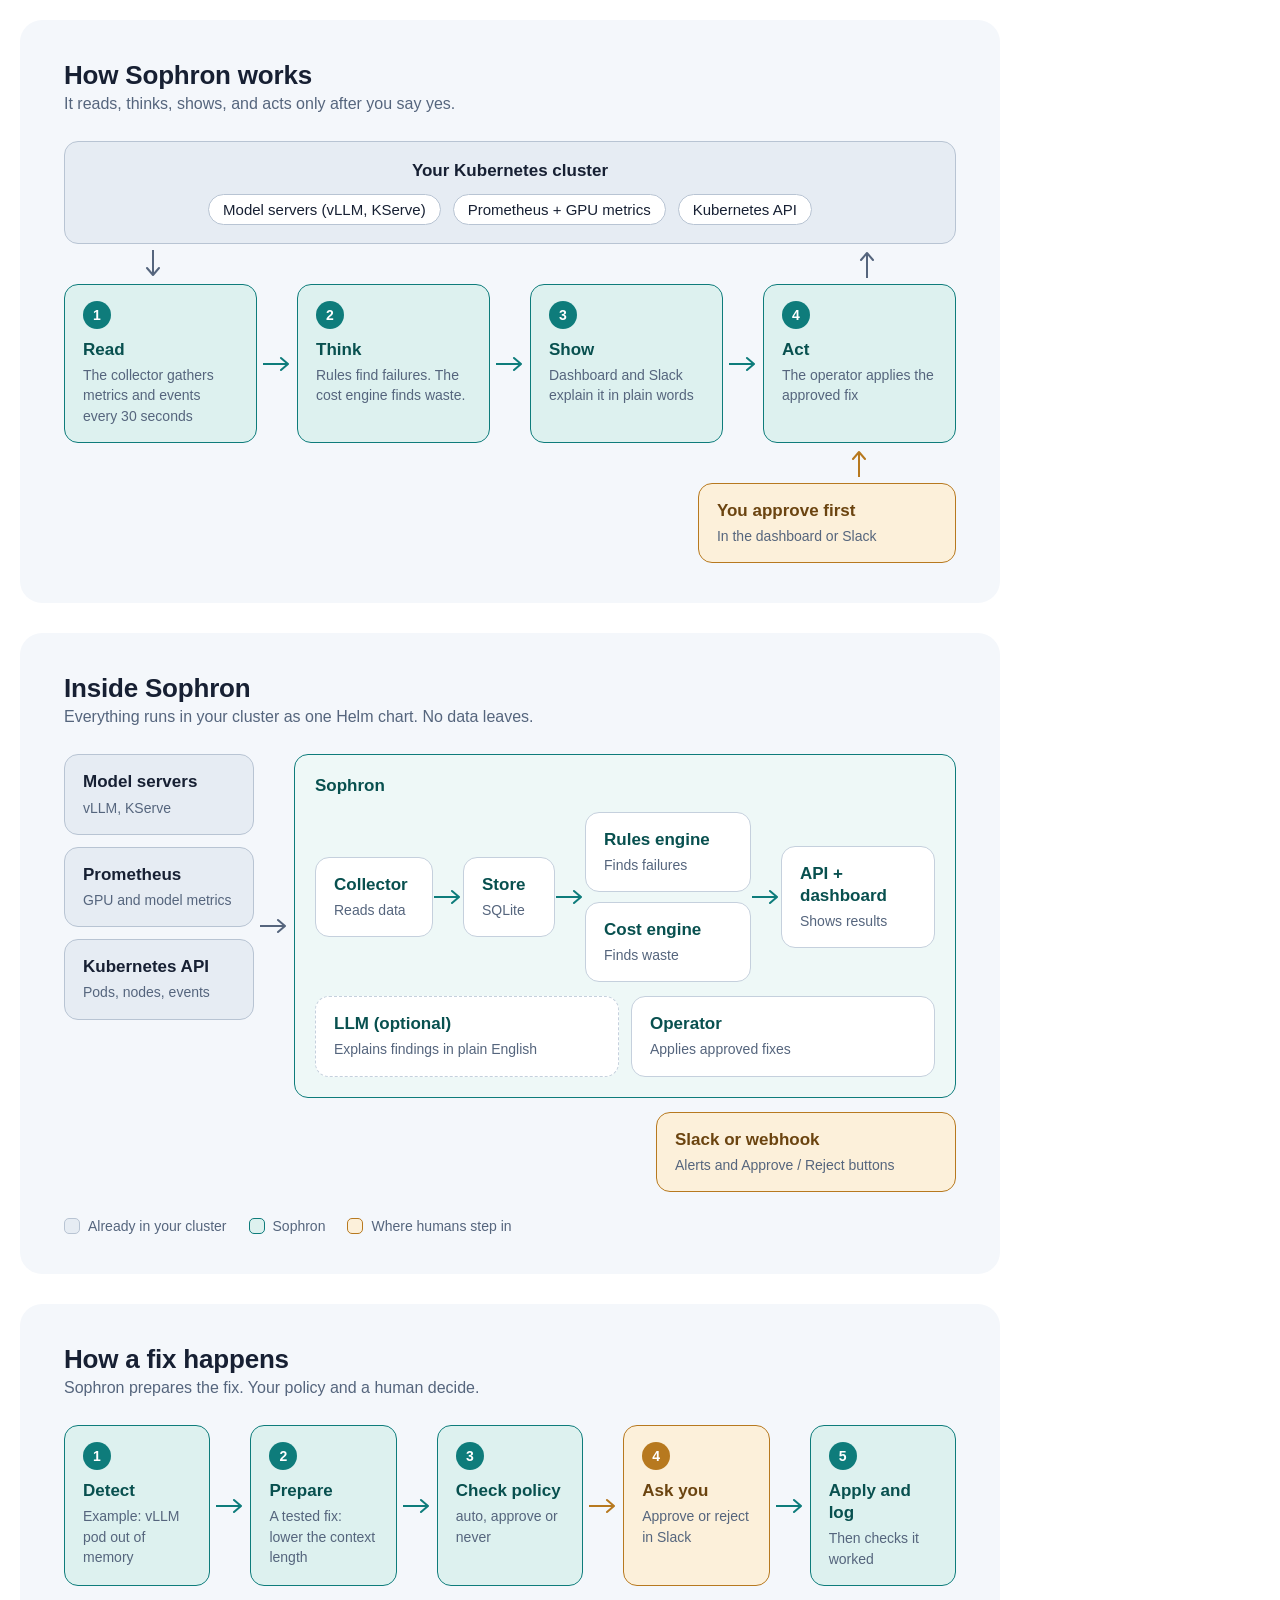
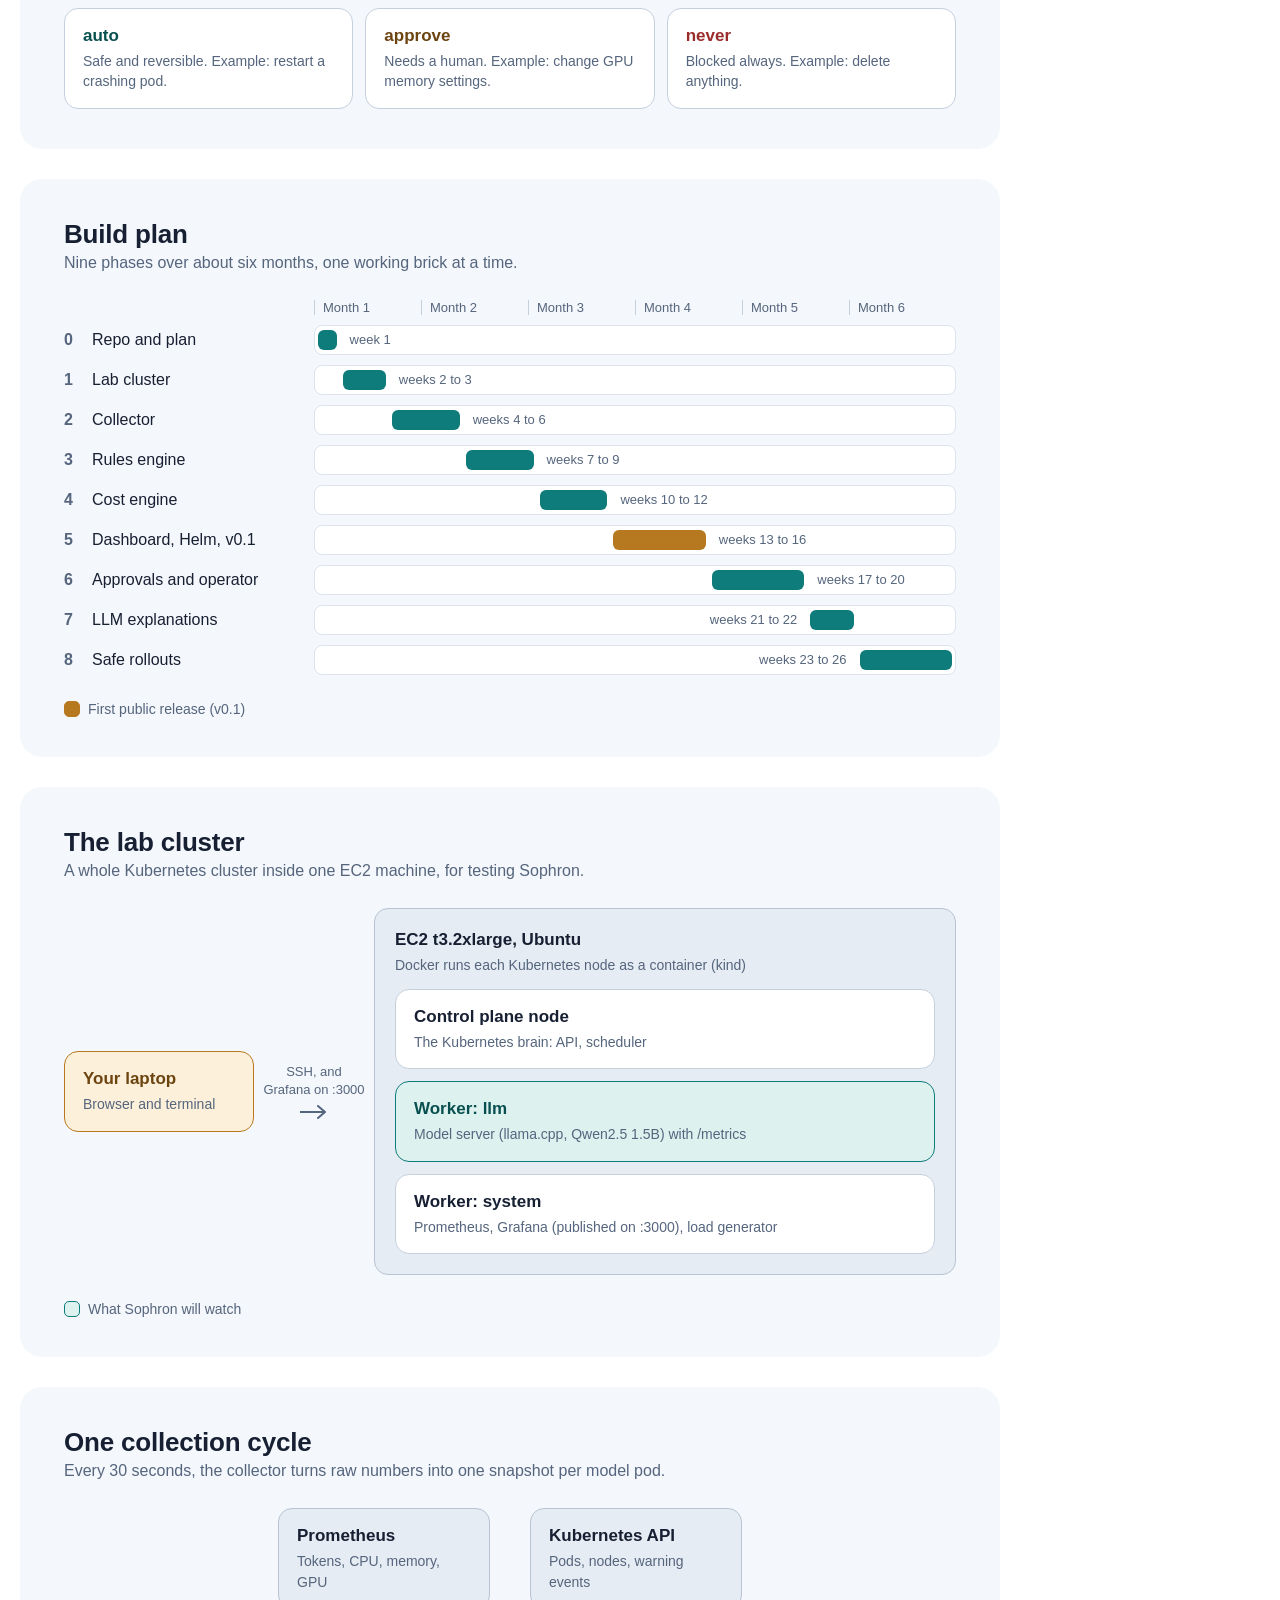
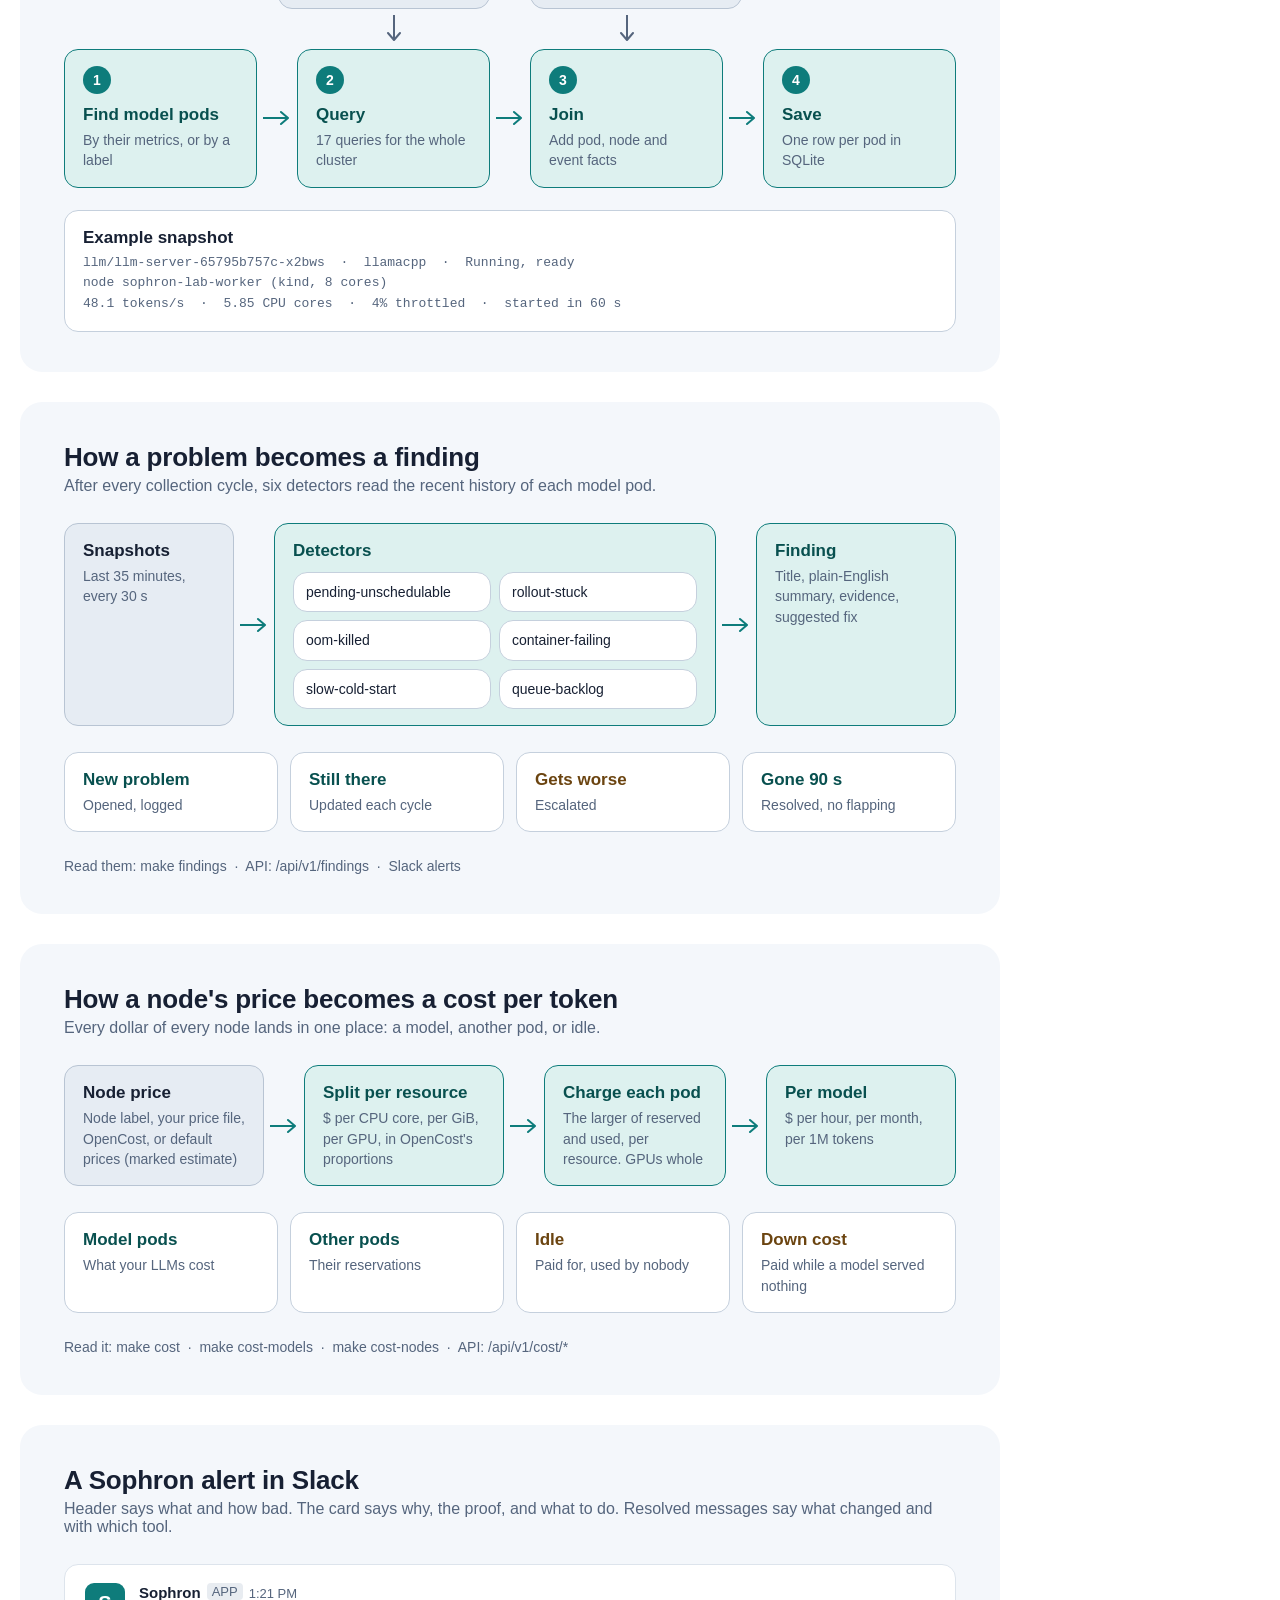
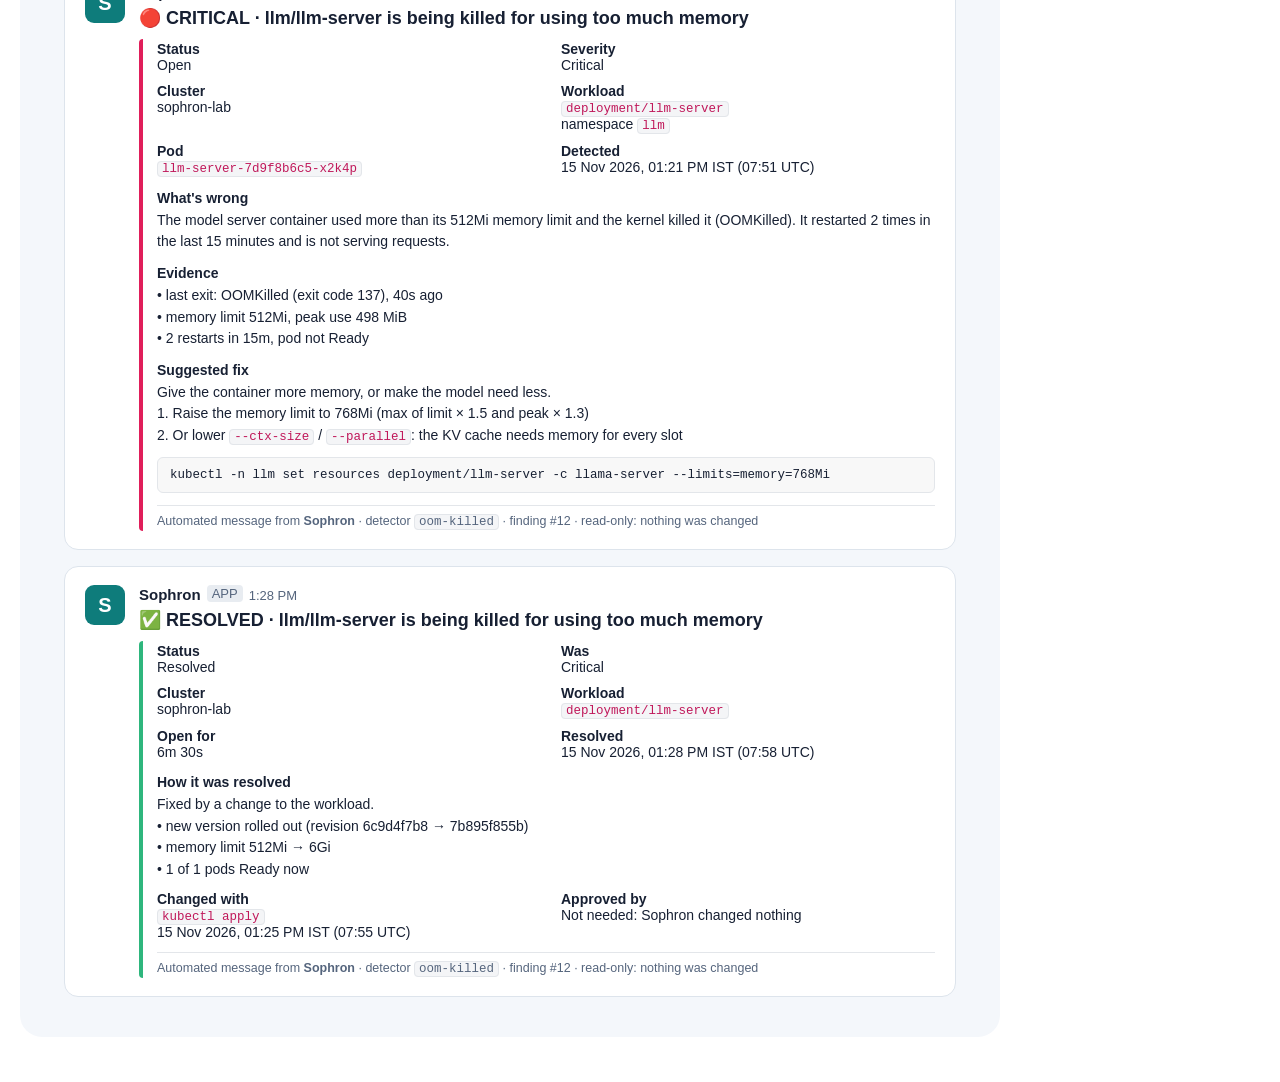
<file: docs/assets/src/diagrams.html>
<!doctype html>
<html><head><meta charset="utf-8">
<style>
:root{
  --ink:#172033; --muted:#55657d; --line:#c5d0dd; --bg:#f4f7fb;
  --teal:#0e7c7b; --teal-tint:#ddf1ef; --teal-ink:#08504f;
  --slate:#e6ecf3; --slate-ink:#2c3a50;
  --amber:#b7791f; --amber-tint:#fcf0da; --amber-ink:#6b4410;
}
*{box-sizing:border-box;margin:0}
body{font-family:Poppins,sans-serif;color:var(--ink);background:#fff;padding:20px}
figure{width:980px;background:var(--bg);border-radius:22px;padding:40px 44px;margin-bottom:30px}
h2{font-size:26px;font-weight:600;letter-spacing:-.2px}
.sub{font-size:16px;color:var(--muted);margin-top:4px;margin-bottom:28px}
.box{border-radius:14px;padding:16px 18px;background:#fff;border:1.5px solid var(--line)}
.t{font-size:17px;font-weight:600;line-height:1.3}
.d{font-size:14px;color:var(--muted);margin-top:4px;line-height:1.45}
.sophron{background:var(--teal-tint);border-color:var(--teal)}
.sophron .t{color:var(--teal-ink)}
.exist{background:var(--slate);border-color:#b8c4d3}
.human{background:var(--amber-tint);border-color:var(--amber)}
.human .t{color:var(--amber-ink)}
.dash{border-style:dashed}
.row{display:flex;align-items:stretch;gap:0}
.arrow{display:flex;align-items:center;justify-content:center;width:40px;flex:none}
.sophron .arrow{width:30px}
.arrow svg{width:28px;height:16px}
.varrow{display:flex;justify-content:center;height:40px;align-items:center}
.varrow svg{width:16px;height:28px}
.num{display:inline-flex;width:28px;height:28px;border-radius:50%;background:var(--teal);color:#fff;font-size:14px;font-weight:600;align-items:center;justify-content:center;margin-bottom:10px}
.num.amber{background:var(--amber)}
.chip{display:inline-block;background:#fff;border:1.5px solid #b8c4d3;border-radius:999px;padding:6px 14px;font-size:15px;font-weight:500;margin:0 6px}
.legend{display:flex;gap:22px;margin-top:26px;font-size:14px;color:var(--muted)}
.legend span{display:inline-flex;align-items:center;gap:8px}
.sw{width:16px;height:16px;border-radius:5px;border:1.5px solid}
</style></head><body>

<!-- 1. Overview -->
<figure id="overview">
  <h2>How Sophron works</h2>
  <p class="sub">It reads, thinks, shows, and acts only after you say yes.</p>
  <div class="box exist" style="text-align:center;padding:18px">
    <div class="t" style="margin-bottom:12px">Your Kubernetes cluster</div>
    <span class="chip">Model servers (vLLM, KServe)</span><span class="chip">Prometheus + GPU metrics</span><span class="chip">Kubernetes API</span>
  </div>
  <div class="row" style="margin-top:0">
    <div style="flex:1" class="varrow"><svg viewBox="0 0 16 28"><path d="M8 0v24M2 18l6 7 6-7" stroke="#55657d" stroke-width="2" fill="none" stroke-linecap="round" stroke-linejoin="round"/></svg></div>
    <div style="flex:3"></div>
    <div style="flex:1" class="varrow"><svg viewBox="0 0 16 28"><path d="M8 28V4M2 10l6-7 6 7" stroke="#55657d" stroke-width="2" fill="none" stroke-linecap="round" stroke-linejoin="round"/></svg></div>
  </div>
  <div class="row">
    <div class="box sophron" style="flex:1"><div class="num">1</div><div class="t">Read</div><div class="d">The collector gathers metrics and events every 30 seconds</div></div>
    <div class="arrow"><svg viewBox="0 0 28 16"><path d="M0 8h24M18 2l7 6-7 6" stroke="#0e7c7b" stroke-width="2" fill="none" stroke-linecap="round" stroke-linejoin="round"/></svg></div>
    <div class="box sophron" style="flex:1"><div class="num">2</div><div class="t">Think</div><div class="d">Rules find failures. The cost engine finds waste.</div></div>
    <div class="arrow"><svg viewBox="0 0 28 16"><path d="M0 8h24M18 2l7 6-7 6" stroke="#0e7c7b" stroke-width="2" fill="none" stroke-linecap="round" stroke-linejoin="round"/></svg></div>
    <div class="box sophron" style="flex:1"><div class="num">3</div><div class="t">Show</div><div class="d">Dashboard and Slack explain it in plain words</div></div>
    <div class="arrow"><svg viewBox="0 0 28 16"><path d="M0 8h24M18 2l7 6-7 6" stroke="#0e7c7b" stroke-width="2" fill="none" stroke-linecap="round" stroke-linejoin="round"/></svg></div>
    <div class="box sophron" style="flex:1"><div class="num">4</div><div class="t">Act</div><div class="d">The operator applies the approved fix</div></div>
  </div>
  <div class="row">
    <div style="flex:3.6"></div>
    <div style="flex:1" class="varrow"><svg viewBox="0 0 16 28"><path d="M8 28V4M2 10l6-7 6 7" stroke="#b7791f" stroke-width="2" fill="none" stroke-linecap="round" stroke-linejoin="round"/></svg></div>
  </div>
  <div class="row"><div style="flex:3.6"></div>
    <div class="box human" style="flex:1.25"><div class="t">You approve first</div><div class="d">In the dashboard or Slack</div></div>
  </div>
</figure>

<!-- 2. Architecture -->
<figure id="architecture">
  <h2>Inside Sophron</h2>
  <p class="sub">Everything runs in your cluster as one Helm chart. No data leaves.</p>
  <div class="row">
    <div style="width:190px;flex:none;display:flex;flex-direction:column;gap:12px">
      <div class="box exist"><div class="t">Model servers</div><div class="d">vLLM, KServe</div></div>
      <div class="box exist"><div class="t">Prometheus</div><div class="d">GPU and model metrics</div></div>
      <div class="box exist"><div class="t">Kubernetes API</div><div class="d">Pods, nodes, events</div></div>
    </div>
    <div class="arrow"><svg viewBox="0 0 28 16"><path d="M0 8h24M18 2l7 6-7 6" stroke="#55657d" stroke-width="2" fill="none" stroke-linecap="round" stroke-linejoin="round"/></svg></div>
    <div class="box sophron" style="flex:1;min-width:0;background:#eef8f7;padding:20px">
      <div class="t" style="margin-bottom:14px">Sophron</div>
      <div class="row" style="align-items:center">
        <div class="box" style="width:118px;flex:none"><div class="t">Collector</div><div class="d">Reads data</div></div>
        <div class="arrow"><svg viewBox="0 0 28 16"><path d="M0 8h24M18 2l7 6-7 6" stroke="#0e7c7b" stroke-width="2" fill="none" stroke-linecap="round" stroke-linejoin="round"/></svg></div>
        <div class="box" style="width:92px;flex:none"><div class="t">Store</div><div class="d">SQLite</div></div>
        <div class="arrow"><svg viewBox="0 0 28 16"><path d="M0 8h24M18 2l7 6-7 6" stroke="#0e7c7b" stroke-width="2" fill="none" stroke-linecap="round" stroke-linejoin="round"/></svg></div>
        <div style="display:flex;flex-direction:column;gap:10px;width:166px;flex:none">
          <div class="box"><div class="t">Rules engine</div><div class="d">Finds failures</div></div>
          <div class="box"><div class="t">Cost engine</div><div class="d">Finds waste</div></div>
        </div>
        <div class="arrow"><svg viewBox="0 0 28 16"><path d="M0 8h24M18 2l7 6-7 6" stroke="#0e7c7b" stroke-width="2" fill="none" stroke-linecap="round" stroke-linejoin="round"/></svg></div>
        <div class="box" style="flex:1"><div class="t">API + dashboard</div><div class="d">Shows results</div></div>
      </div>
      <div class="row" style="margin-top:14px;gap:12px">
        <div class="box dash" style="flex:1"><div class="t">LLM (optional)</div><div class="d">Explains findings in plain English</div></div>
        <div class="box" style="flex:1"><div class="t">Operator</div><div class="d">Applies approved fixes</div></div>
      </div>
    </div>
  </div>
  <div class="row" style="margin-top:14px;justify-content:flex-end;gap:12px">
    <div class="box human" style="width:300px"><div class="t">Slack or webhook</div><div class="d">Alerts and Approve / Reject buttons</div></div>
  </div>
  <div class="legend">
    <span><i class="sw" style="background:var(--slate);border-color:#b8c4d3"></i>Already in your cluster</span>
    <span><i class="sw" style="background:var(--teal-tint);border-color:var(--teal)"></i>Sophron</span>
    <span><i class="sw" style="background:var(--amber-tint);border-color:var(--amber)"></i>Where humans step in</span>
  </div>
</figure>

<!-- 3. Fix flow -->
<figure id="fix-flow">
  <h2>How a fix happens</h2>
  <p class="sub">Sophron prepares the fix. Your policy and a human decide.</p>
  <div class="row">
    <div class="box sophron" style="flex:1"><div class="num">1</div><div class="t">Detect</div><div class="d">Example: vLLM pod out of memory</div></div>
    <div class="arrow"><svg viewBox="0 0 28 16"><path d="M0 8h24M18 2l7 6-7 6" stroke="#0e7c7b" stroke-width="2" fill="none" stroke-linecap="round" stroke-linejoin="round"/></svg></div>
    <div class="box sophron" style="flex:1"><div class="num">2</div><div class="t">Prepare</div><div class="d">A tested fix: lower the context length</div></div>
    <div class="arrow"><svg viewBox="0 0 28 16"><path d="M0 8h24M18 2l7 6-7 6" stroke="#0e7c7b" stroke-width="2" fill="none" stroke-linecap="round" stroke-linejoin="round"/></svg></div>
    <div class="box sophron" style="flex:1"><div class="num">3</div><div class="t">Check policy</div><div class="d">auto, approve or never</div></div>
    <div class="arrow"><svg viewBox="0 0 28 16"><path d="M0 8h24M18 2l7 6-7 6" stroke="#b7791f" stroke-width="2" fill="none" stroke-linecap="round" stroke-linejoin="round"/></svg></div>
    <div class="box human" style="flex:1"><div class="num amber">4</div><div class="t">Ask you</div><div class="d">Approve or reject in Slack</div></div>
    <div class="arrow"><svg viewBox="0 0 28 16"><path d="M0 8h24M18 2l7 6-7 6" stroke="#0e7c7b" stroke-width="2" fill="none" stroke-linecap="round" stroke-linejoin="round"/></svg></div>
    <div class="box sophron" style="flex:1"><div class="num">5</div><div class="t">Apply and log</div><div class="d">Then checks it worked</div></div>
  </div>
  <div class="row" style="margin-top:22px;gap:12px">
    <div class="box" style="flex:1"><div class="t" style="color:var(--teal-ink)">auto</div><div class="d">Safe and reversible. Example: restart a crashing pod.</div></div>
    <div class="box" style="flex:1"><div class="t" style="color:var(--amber-ink)">approve</div><div class="d">Needs a human. Example: change GPU memory settings.</div></div>
    <div class="box" style="flex:1"><div class="t" style="color:#9b2c2c">never</div><div class="d">Blocked always. Example: delete anything.</div></div>
  </div>
</figure>

<!-- 4. Roadmap -->
<figure id="roadmap">
  <h2>Build plan</h2>
  <p class="sub">Nine phases over about six months, one working brick at a time.</p>
  <div id="gantt"></div>
</figure>

<!-- 5. Lab -->
<figure id="lab">
  <h2>The lab cluster</h2>
  <p class="sub">A whole Kubernetes cluster inside one EC2 machine, for testing Sophron.</p>
  <div class="row" style="align-items:center">
    <div class="box human" style="width:190px;flex:none"><div class="t">Your laptop</div><div class="d">Browser and terminal</div></div>
    <div class="arrow" style="width:120px;flex-direction:column;gap:4px"><div class="d" style="margin:0;font-size:13px;text-align:center">SSH, and<br>Grafana on :3000</div><svg viewBox="0 0 28 16"><path d="M0 8h24M18 2l7 6-7 6" stroke="#55657d" stroke-width="2" fill="none" stroke-linecap="round" stroke-linejoin="round"/></svg></div>
    <div class="box exist" style="flex:1;padding:20px">
      <div class="t" style="margin-bottom:4px">EC2 t3.2xlarge, Ubuntu</div>
      <div class="d" style="margin-bottom:14px">Docker runs each Kubernetes node as a container (kind)</div>
      <div style="display:flex;flex-direction:column;gap:12px">
        <div class="box"><div class="t">Control plane node</div><div class="d">The Kubernetes brain: API, scheduler</div></div>
        <div class="box sophron"><div class="t">Worker: llm</div><div class="d">Model server (llama.cpp, Qwen2.5 1.5B) with /metrics</div></div>
        <div class="box"><div class="t">Worker: system</div><div class="d">Prometheus, Grafana (published on :3000), load generator</div></div>
      </div>
    </div>
  </div>
  <div class="legend">
    <span><i class="sw" style="background:var(--teal-tint);border-color:var(--teal)"></i>What Sophron will watch</span>
  </div>
</figure>

<!-- 6. Collector -->
<figure id="collector">
  <h2>One collection cycle</h2>
  <p class="sub">Every 30 seconds, the collector turns raw numbers into one snapshot per model pod.</p>
  <div class="row">
    <div style="flex:1"></div><div class="arrow"></div>
    <div class="box exist" style="flex:1"><div class="t">Prometheus</div><div class="d">Tokens, CPU, memory, GPU</div></div>
    <div class="arrow"></div>
    <div class="box exist" style="flex:1"><div class="t">Kubernetes API</div><div class="d">Pods, nodes, warning events</div></div>
    <div class="arrow"></div><div style="flex:1"></div>
  </div>
  <div class="row">
    <div style="flex:1"></div><div class="arrow"></div>
    <div style="flex:1" class="varrow"><svg viewBox="0 0 16 28"><path d="M8 0v24M2 18l6 7 6-7" stroke="#55657d" stroke-width="2" fill="none" stroke-linecap="round" stroke-linejoin="round"/></svg></div><div class="arrow"></div>
    <div style="flex:1" class="varrow"><svg viewBox="0 0 16 28"><path d="M8 0v24M2 18l6 7 6-7" stroke="#55657d" stroke-width="2" fill="none" stroke-linecap="round" stroke-linejoin="round"/></svg></div><div class="arrow"></div><div style="flex:1"></div>
  </div>
  <div class="row">
    <div class="box sophron" style="flex:1"><div class="num">1</div><div class="t">Find model pods</div><div class="d">By their metrics, or by a label</div></div>
    <div class="arrow"><svg viewBox="0 0 28 16"><path d="M0 8h24M18 2l7 6-7 6" stroke="#0e7c7b" stroke-width="2" fill="none" stroke-linecap="round" stroke-linejoin="round"/></svg></div>
    <div class="box sophron" style="flex:1"><div class="num">2</div><div class="t">Query</div><div class="d">17 queries for the whole cluster</div></div>
    <div class="arrow"><svg viewBox="0 0 28 16"><path d="M0 8h24M18 2l7 6-7 6" stroke="#0e7c7b" stroke-width="2" fill="none" stroke-linecap="round" stroke-linejoin="round"/></svg></div>
    <div class="box sophron" style="flex:1"><div class="num">3</div><div class="t">Join</div><div class="d">Add pod, node and event facts</div></div>
    <div class="arrow"><svg viewBox="0 0 28 16"><path d="M0 8h24M18 2l7 6-7 6" stroke="#0e7c7b" stroke-width="2" fill="none" stroke-linecap="round" stroke-linejoin="round"/></svg></div>
    <div class="box sophron" style="flex:1"><div class="num">4</div><div class="t">Save</div><div class="d">One row per pod in SQLite</div></div>
  </div>
  <div class="row" style="margin-top:22px;gap:12px">
    <div class="box" style="flex:1"><div class="t">Example snapshot</div><div class="d" style="font-family:monospace;font-size:13px;line-height:1.6">llm/llm-server-65795b757c-x2bws &nbsp;·&nbsp; llamacpp &nbsp;·&nbsp; Running, ready<br>node sophron-lab-worker (kind, 8 cores)<br>48.1 tokens/s &nbsp;·&nbsp; 5.85 CPU cores &nbsp;·&nbsp; 4% throttled &nbsp;·&nbsp; started in 60 s</div></div>
  </div>
</figure>

<!-- 7. Rules -->
<figure id="rules">
  <h2>How a problem becomes a finding</h2>
  <p class="sub">After every collection cycle, six detectors read the recent history of each model pod.</p>
  <div class="row">
    <div class="box exist" style="width:170px;flex:none"><div class="t">Snapshots</div><div class="d">Last 35 minutes, every 30 s</div></div>
    <div class="arrow"><svg viewBox="0 0 28 16"><path d="M0 8h24M18 2l7 6-7 6" stroke="#0e7c7b" stroke-width="2" fill="none" stroke-linecap="round" stroke-linejoin="round"/></svg></div>
    <div class="box sophron" style="flex:1">
      <div class="t" style="margin-bottom:10px">Detectors</div>
      <div style="display:grid;grid-template-columns:1fr 1fr;gap:8px">
        <div class="box" style="padding:9px 12px"><div class="d" style="margin:0;color:var(--ink)">pending-unschedulable</div></div>
        <div class="box" style="padding:9px 12px"><div class="d" style="margin:0;color:var(--ink)">rollout-stuck</div></div>
        <div class="box" style="padding:9px 12px"><div class="d" style="margin:0;color:var(--ink)">oom-killed</div></div>
        <div class="box" style="padding:9px 12px"><div class="d" style="margin:0;color:var(--ink)">container-failing</div></div>
        <div class="box" style="padding:9px 12px"><div class="d" style="margin:0;color:var(--ink)">slow-cold-start</div></div>
        <div class="box" style="padding:9px 12px"><div class="d" style="margin:0;color:var(--ink)">queue-backlog</div></div>
      </div>
    </div>
    <div class="arrow"><svg viewBox="0 0 28 16"><path d="M0 8h24M18 2l7 6-7 6" stroke="#0e7c7b" stroke-width="2" fill="none" stroke-linecap="round" stroke-linejoin="round"/></svg></div>
    <div class="box sophron" style="width:200px;flex:none"><div class="t">Finding</div><div class="d">Title, plain-English summary, evidence, suggested fix</div></div>
  </div>
  <div class="row" style="margin-top:26px;gap:12px">
    <div class="box" style="flex:1"><div class="t" style="color:var(--teal-ink)">New problem</div><div class="d">Opened, logged</div></div>
    <div class="box" style="flex:1"><div class="t" style="color:var(--teal-ink)">Still there</div><div class="d">Updated each cycle</div></div>
    <div class="box" style="flex:1"><div class="t" style="color:var(--amber-ink)">Gets worse</div><div class="d">Escalated</div></div>
    <div class="box" style="flex:1"><div class="t" style="color:var(--teal-ink)">Gone 90 s</div><div class="d">Resolved, no flapping</div></div>
  </div>
  <div class="legend">
    <span>Read them: make findings &nbsp;·&nbsp; API: /api/v1/findings &nbsp;·&nbsp; Slack alerts</span>
  </div>
</figure>

<!-- 9. Cost engine -->
<figure id="cost">
  <h2>How a node's price becomes a cost per token</h2>
  <p class="sub">Every dollar of every node lands in one place: a model, another pod, or idle.</p>
  <div class="row">
    <div class="box exist" style="width:200px;flex:none"><div class="t">Node price</div><div class="d">Node label, your price file, OpenCost, or default prices (marked estimate)</div></div>
    <div class="arrow"><svg viewBox="0 0 28 16"><path d="M0 8h24M18 2l7 6-7 6" stroke="#0e7c7b" stroke-width="2" fill="none" stroke-linecap="round" stroke-linejoin="round"/></svg></div>
    <div class="box sophron" style="width:200px;flex:none"><div class="t">Split per resource</div><div class="d">$ per CPU core, per GiB, per GPU, in OpenCost's proportions</div></div>
    <div class="arrow"><svg viewBox="0 0 28 16"><path d="M0 8h24M18 2l7 6-7 6" stroke="#0e7c7b" stroke-width="2" fill="none" stroke-linecap="round" stroke-linejoin="round"/></svg></div>
    <div class="box sophron" style="flex:1"><div class="t">Charge each pod</div><div class="d">The larger of reserved and used, per resource. GPUs whole</div></div>
    <div class="arrow"><svg viewBox="0 0 28 16"><path d="M0 8h24M18 2l7 6-7 6" stroke="#0e7c7b" stroke-width="2" fill="none" stroke-linecap="round" stroke-linejoin="round"/></svg></div>
    <div class="box sophron" style="width:190px;flex:none"><div class="t">Per model</div><div class="d">$ per hour, per month, per 1M tokens</div></div>
  </div>
  <div class="row" style="margin-top:26px;gap:12px">
    <div class="box" style="flex:1"><div class="t" style="color:var(--teal-ink)">Model pods</div><div class="d">What your LLMs cost</div></div>
    <div class="box" style="flex:1"><div class="t" style="color:var(--teal-ink)">Other pods</div><div class="d">Their reservations</div></div>
    <div class="box" style="flex:1"><div class="t" style="color:var(--amber-ink)">Idle</div><div class="d">Paid for, used by nobody</div></div>
    <div class="box" style="flex:1"><div class="t" style="color:var(--amber-ink)">Down cost</div><div class="d">Paid while a model served nothing</div></div>
  </div>
  <div class="legend">
    <span>Read it: make cost &nbsp;·&nbsp; make cost-models &nbsp;·&nbsp; make cost-nodes &nbsp;·&nbsp; API: /api/v1/cost/*</span>
  </div>
</figure>

<!-- 8. Slack alert (a faithful mock of the real message) -->
<style>
.sl{background:#fff;border:1.5px solid #dde4ec;border-radius:14px;padding:18px 20px;display:flex;gap:14px;margin-bottom:16px}
.sl .av{width:40px;height:40px;border-radius:9px;background:var(--teal);color:#fff;font-weight:600;font-size:20px;display:flex;align-items:center;justify-content:center;flex:none}
.sl .who{font-size:15px;font-weight:600}.sl .who span{font-weight:400;color:var(--muted);font-size:13px;margin-left:6px}
.sl .app{display:inline-block;background:#e8ecf1;color:#55657d;font-size:11px;font-weight:600;border-radius:4px;padding:1px 5px;margin-left:6px;vertical-align:2px}
.sl .hd{font-size:18px;font-weight:700;margin:6px 0 10px}
.sl .card{border-left:4px solid;border-radius:4px;padding:2px 0 2px 14px}
.sl .grid{display:grid;grid-template-columns:1fr 1fr;gap:10px 30px;font-size:14px;margin-bottom:12px}
.sl b{font-weight:600}
.sl .p{font-size:14px;line-height:1.55;margin-bottom:10px}
.sl code{font-family:Menlo,Consolas,monospace;font-size:12.5px;background:#f4f5f7;border:1px solid #e3e6ea;border-radius:4px;padding:0 4px;color:#c0185a}
.sl pre{font-family:Menlo,Consolas,monospace;font-size:12.5px;background:#f8f8f8;border:1px solid #e3e6ea;border-radius:6px;padding:10px 12px;margin-bottom:12px;white-space:pre-wrap}
.sl .ft{font-size:12.5px;color:var(--muted);border-top:1px solid #e3e6ea;padding-top:8px}
.sl .ft code{color:var(--muted)}
</style>
<figure id="slack">
  <h2>A Sophron alert in Slack</h2>
  <div class="sub">Header says what and how bad. The card says why, the proof, and what to do. Resolved messages say what changed and with which tool.</div>
  <div class="sl">
    <div class="av">S</div>
    <div style="flex:1">
      <div class="who">Sophron<span class="app">APP</span><span>1:21 PM</span></div>
      <div class="hd">🔴 CRITICAL · llm/llm-server is being killed for using too much memory</div>
      <div class="card" style="border-color:#E01E5A">
        <div class="grid">
          <div><b>Status</b><br>Open</div><div><b>Severity</b><br>Critical</div>
          <div><b>Cluster</b><br>sophron-lab</div><div><b>Workload</b><br><code>deployment/llm-server</code><br>namespace <code>llm</code></div>
          <div><b>Pod</b><br><code>llm-server-7d9f8b6c5-x2k4p</code></div><div><b>Detected</b><br>15 Nov 2026, 01:21 PM IST (07:51 UTC)</div>
        </div>
        <div class="p"><b>What's wrong</b><br>The model server container used more than its 512Mi memory limit and the kernel killed it (OOMKilled). It restarted 2 times in the last 15 minutes and is not serving requests.</div>
        <div class="p"><b>Evidence</b><br>• last exit: OOMKilled (exit code 137), 40s ago<br>• memory limit 512Mi, peak use 498 MiB<br>• 2 restarts in 15m, pod not Ready</div>
        <div class="p"><b>Suggested fix</b><br>Give the container more memory, or make the model need less.<br>1. Raise the memory limit to 768Mi (max of limit × 1.5 and peak × 1.3)<br>2. Or lower <code>--ctx-size</code> / <code>--parallel</code>: the KV cache needs memory for every slot</div>
        <pre>kubectl -n llm set resources deployment/llm-server -c llama-server --limits=memory=768Mi</pre>
        <div class="ft">Automated message from <b>Sophron</b> · detector <code>oom-killed</code> · finding #12 · read-only: nothing was changed</div>
      </div>
    </div>
  </div>
  <div class="sl" style="margin-bottom:0">
    <div class="av">S</div>
    <div style="flex:1">
      <div class="who">Sophron<span class="app">APP</span><span>1:28 PM</span></div>
      <div class="hd">✅ RESOLVED · llm/llm-server is being killed for using too much memory</div>
      <div class="card" style="border-color:#2EB67D">
        <div class="grid">
          <div><b>Status</b><br>Resolved</div><div><b>Was</b><br>Critical</div><div><b>Cluster</b><br>sophron-lab</div>
          <div><b>Workload</b><br><code>deployment/llm-server</code></div><div><b>Open for</b><br>6m 30s</div><div><b>Resolved</b><br>15 Nov 2026, 01:28 PM IST (07:58 UTC)</div>
        </div>
        <div class="p"><b>How it was resolved</b><br>Fixed by a change to the workload.<br>• new version rolled out (revision 6c9d4f7b8 → 7b895f855b)<br>• memory limit 512Mi → 6Gi<br>• 1 of 1 pods Ready now</div>
        <div class="grid">
          <div><b>Changed with</b><br><code>kubectl apply</code><br>15 Nov 2026, 01:25 PM IST (07:55 UTC)</div><div><b>Approved by</b><br>Not needed: Sophron changed nothing</div>
        </div>
        <div class="ft">Automated message from <b>Sophron</b> · detector <code>oom-killed</code> · finding #12 · read-only: nothing was changed</div>
      </div>
    </div>
  </div>
</figure>

<script>
const phases=[
 [0,'Repo and plan',1,1],[1,'Lab cluster',2,3],[2,'Collector',4,6],[3,'Rules engine',7,9],
 [4,'Cost engine',10,12],[5,'Dashboard, Helm, v0.1',13,16],[6,'Approvals and operator',17,20],
 [7,'LLM explanations',21,22],[8,'Safe rollouts',23,26]];
const W=26, g=document.getElementById('gantt');
let h='<div style="display:grid;grid-template-columns:250px 1fr;row-gap:10px;align-items:center">';
h+='<div></div><div style="display:grid;grid-template-columns:repeat(6,1fr);font-size:13px;color:#55657d">'+[1,2,3,4,5,6].map(m=>`<div style="border-left:1.5px solid #c5d0dd;padding-left:8px">Month ${m}</div>`).join('')+'</div>';
for(const [n,name,a,b] of phases){
  const rel=n===5;
  h+=`<div style="font-size:16px;font-weight:500;display:flex"><span style="color:#55657d;font-weight:600;width:28px;flex:none">${n}</span>${name}</div>`;
  const L=(a-1)/W*100, R=(b-a+1)/W*100, lab=a===b?'week '+a:'weeks '+a+' to '+b, late=L+R>80;
  h+=`<div style="position:relative;height:30px;background:#fff;border-radius:8px;border:1px solid #dde4ec">
     <div style="position:absolute;top:4px;bottom:4px;left:calc(${L}% + 3px);width:calc(${R}% - 6px);background:${rel?'#b7791f':'#0e7c7b'};border-radius:6px"></div>
     <div style="position:absolute;top:0;bottom:0;display:flex;align-items:center;font-size:13px;color:#55657d;white-space:nowrap;${late?`right:calc(${100-L}% + 10px)`:`left:calc(${L+R}% + 10px)`}">${lab}</div></div>`;
}
h+='</div><div class="legend"><span><i class="sw" style="background:#b7791f;border-color:#b7791f"></i>First public release (v0.1)</span></div>';
g.innerHTML=h;
</script>
</body></html>
</file>
